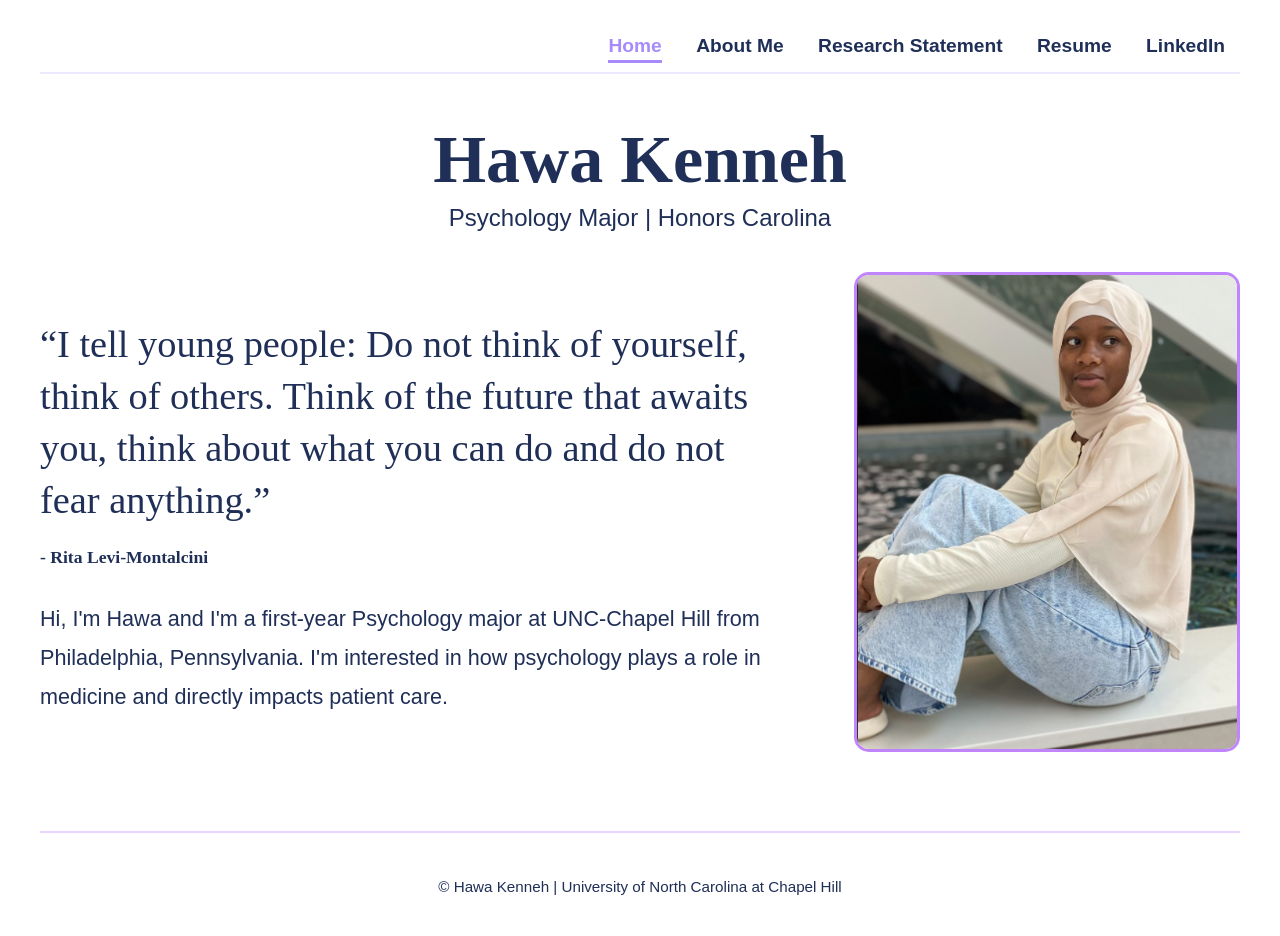
<file: index.html>
<!DOCTYPE html>
<html>
<head>
    <meta charset="utf-8">
    <meta name="viewport" content="width=device-width, initial-scale=1">
    <title>Hawa Kenneh | Home</title>

    <link rel="apple-touch-icon" sizes="180x180" href="apple-touch-icon.png">
    <link rel="icon" type="image/png" sizes="32x32" href="favicon-32x32.png">
    <link rel="icon" type="image/png" sizes="16x16" href="favicon-16x16.png">
    <link rel="manifest" href="site.webmanifest">

    <link rel="stylesheet" href="style.css">
</head>

<body>

<nav>
    <a href="index.html" class="active">Home</a>
    <a href="aboutme.html">About Me</a>
    <a href="researchstatement.html">Research Statement</a>
    <a href="resume.html">Resume</a>

    <a href="https://www.linkedin.com/in/hawa-kenneh-hk7646/"
       target="_blank">
       LinkedIn
    </a>
</nav>

<h1 id="title">Hawa Kenneh</h1>

<h3 class="subtitle">
    Psychology Major | Honors Carolina
</h3>

<div class="intro-section">

    <div class="intro-text">

        <blockquote>
            “I tell young people: Do not think of yourself, think of others.
            Think of the future that awaits you, think about what you can do
            and do not fear anything.”
            <br>
            <strong>- Rita Levi-Montalcini</strong>
        </blockquote>

        <p class="intro-paragraph">
            Hi, I'm Hawa and I'm a first-year Psychology major at
            UNC-Chapel Hill from Philadelphia, Pennsylvania. I'm
            interested in how psychology plays a role in medicine
            and directly impacts patient care.
        </p>

    </div>

    <div class="intro-image">
        <img src="Images/Water.jpeg" alt="Portrait of Hawa Kenneh">
    </div>

</div>

<footer>
    <p>© Hawa Kenneh | University of North Carolina at Chapel Hill</p>
</footer>

</body>
</html>
</file>
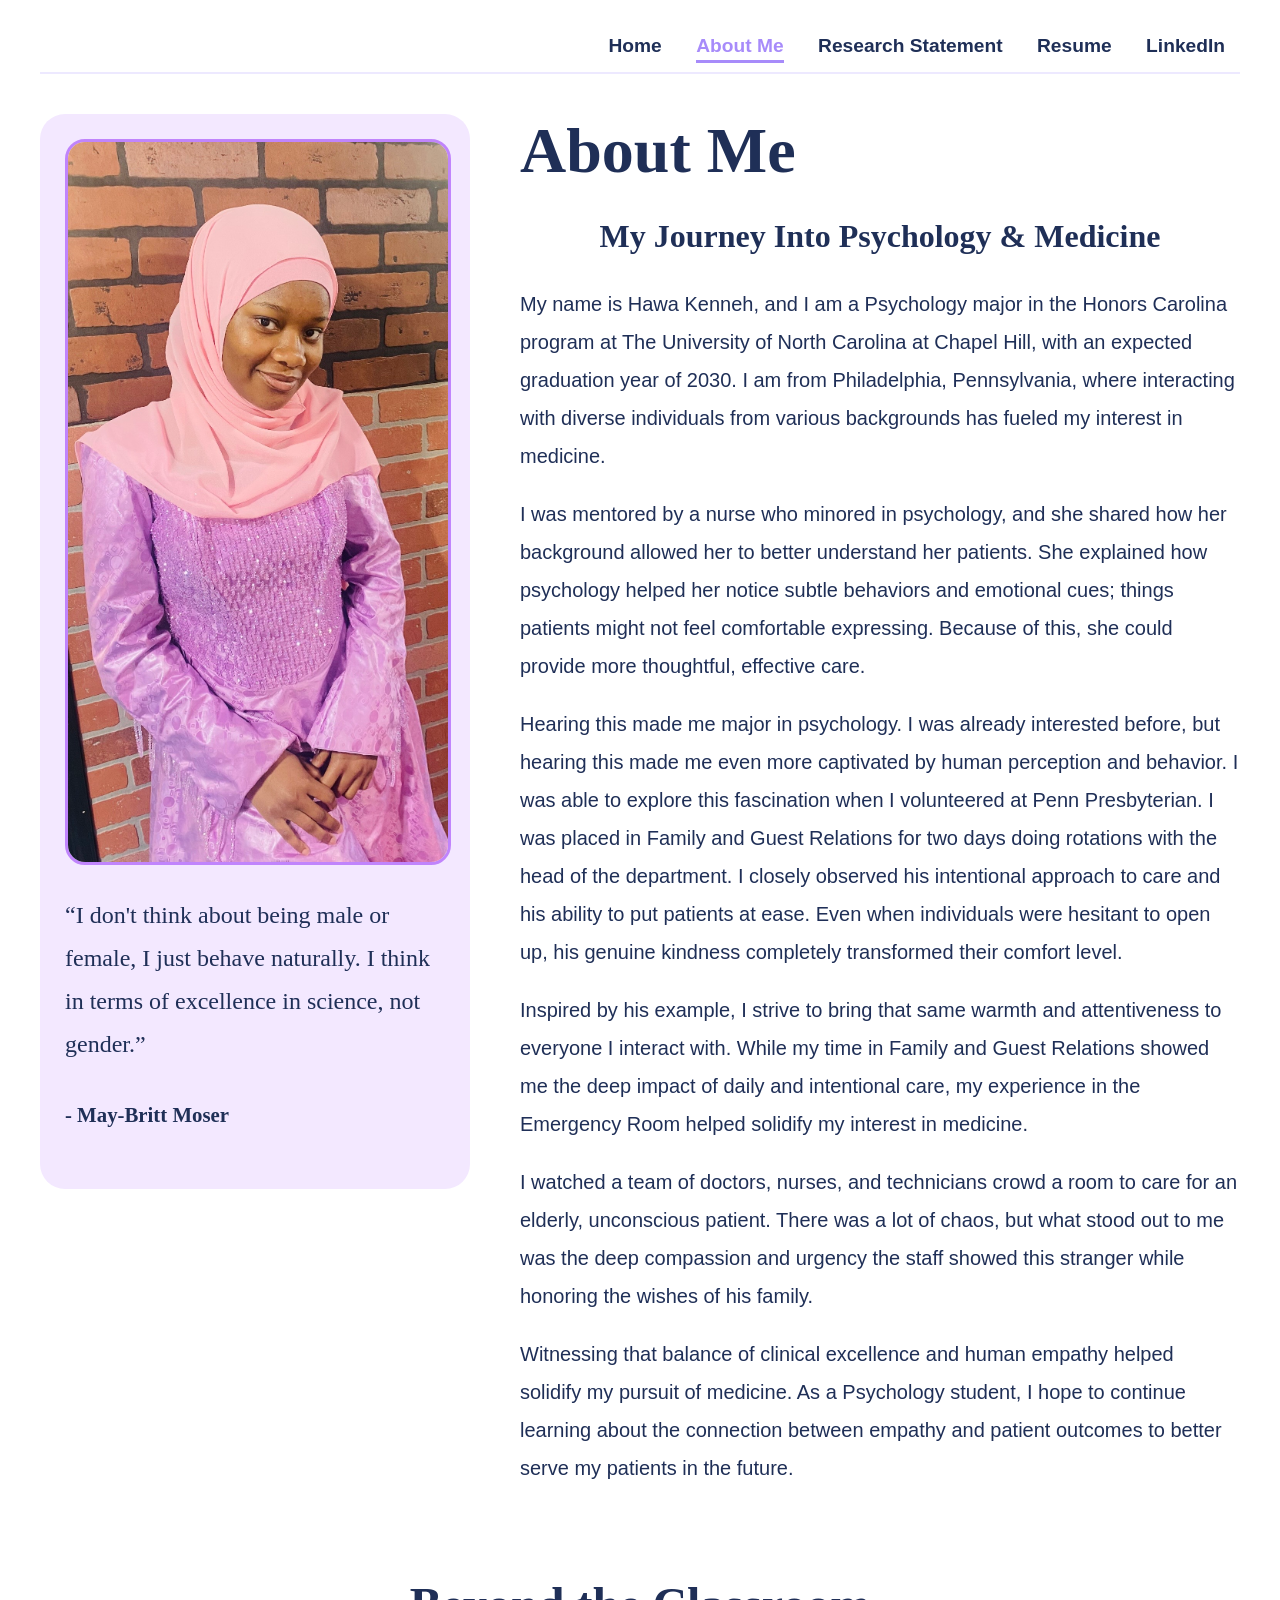
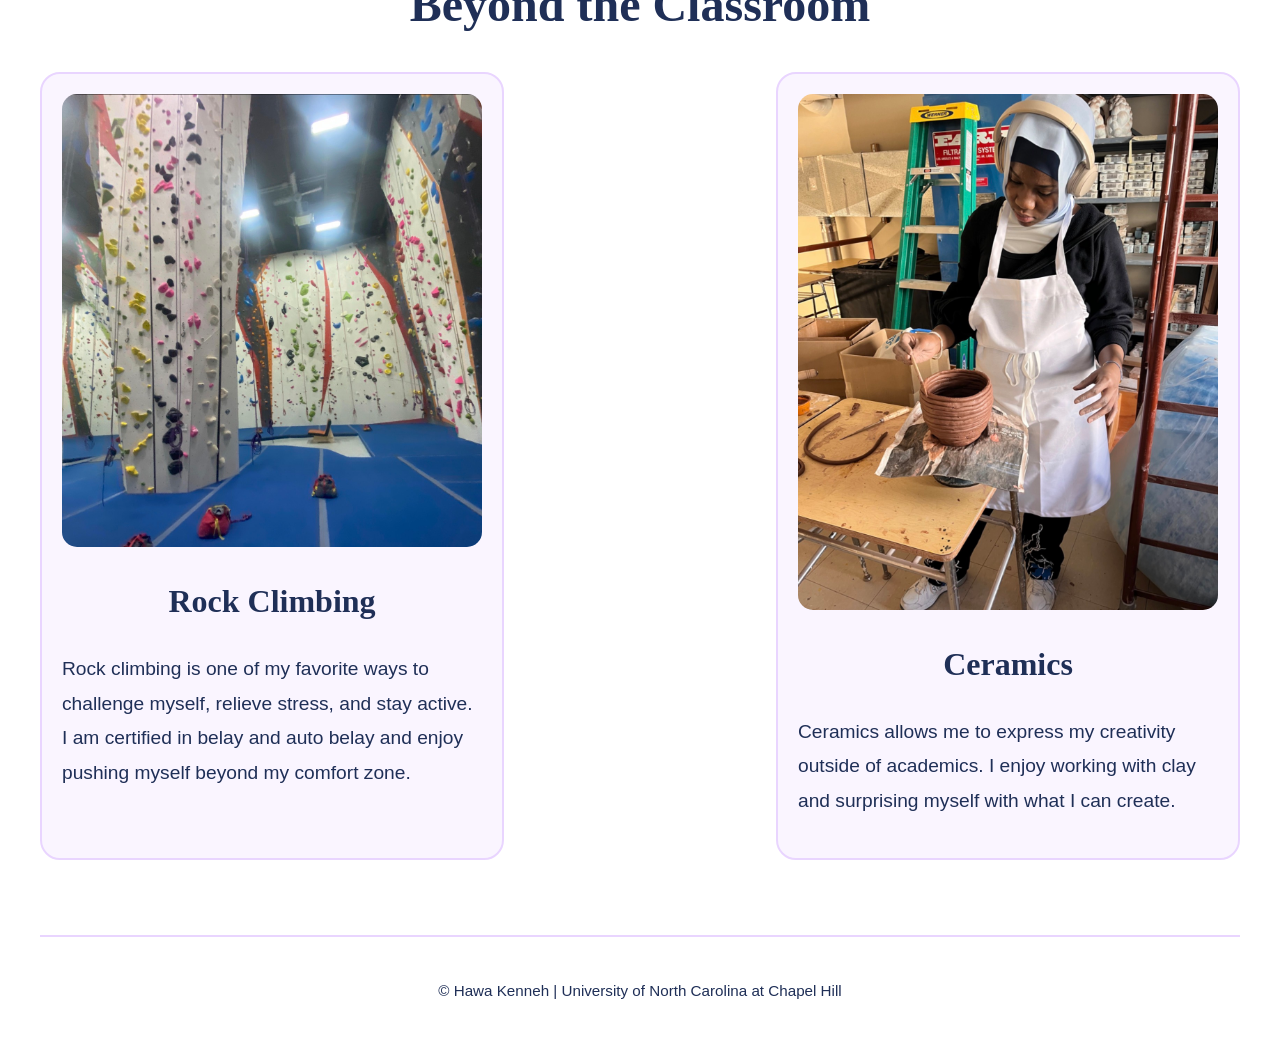
<file: aboutme.html>
<!DOCTYPE html>
<html>
<head>
    <meta charset="utf-8">
    <meta name="viewport" content="width=device-width, initial-scale=1">
    <title>About Me | Hawa Kenneh</title>

    <link rel="apple-touch-icon" sizes="180x180" href="apple-touch-icon.png">
    <link rel="icon" type="image/png" sizes="32x32" href="favicon-32x32.png">
    <link rel="icon" type="image/png" sizes="16x16" href="favicon-16x16.png">
    <link rel="manifest" href="site.webmanifest">

    <link rel="stylesheet" href="style.css">
</head>

<body>

<nav>
    <a href="index.html">Home</a>
    <a href="aboutme.html" class="active">About Me</a>
    <a href="researchstatement.html">Research Statement</a>
    <a href="resume.html">Resume</a>

    <a href="https://www.linkedin.com/in/hawa-kenneh-hk7646/"
       target="_blank">
       LinkedIn
    </a>
</nav>

<div class="about-container">

    <div class="about-left">

        <img src="Images/Pic_Me.jpeg"
             alt="Hawa Kenneh"
             class="about-photo">

        <blockquote class="about-quote">
            “I don't think about being male or female,
            I just behave naturally. I think in terms of
            excellence in science, not gender.”

            <strong>- May-Britt Moser</strong>
        </blockquote>

    </div>

    <div class="about-right">

        <h1 id="title">About Me</h1>

        <h2>My Journey Into Psychology & Medicine</h2>

        <p>
            My name is Hawa Kenneh, and I am a Psychology major in the Honors Carolina
            program at The University of North Carolina at Chapel Hill, with an expected
            graduation year of 2030. I am from Philadelphia, Pennsylvania, where interacting
            with diverse individuals from various backgrounds has fueled my interest in medicine.
        </p>

        <p>
            I was mentored by a nurse who minored in psychology, and she shared how her
            background allowed her to better understand her patients. She explained how
            psychology helped her notice subtle behaviors and emotional cues; things patients
            might not feel comfortable expressing. Because of this, she could provide more
            thoughtful, effective care.
        </p>

        <p>
            Hearing this made me major in psychology. I was already interested before, but
            hearing this made me even more captivated by human perception and behavior. I was
            able to explore this fascination when I volunteered at Penn Presbyterian. I was
            placed in Family and Guest Relations for two days doing rotations with the head of
            the department. I closely observed his intentional approach to care and his ability
            to put patients at ease. Even when individuals were hesitant to open up, his genuine
            kindness completely transformed their comfort level.
        </p>

        <p>
            Inspired by his example, I strive to bring that same warmth and attentiveness to
            everyone I interact with. While my time in Family and Guest Relations showed me the
            deep impact of daily and intentional care, my experience in the Emergency Room helped
            solidify my interest in medicine.
        </p>

        <p>
            I watched a team of doctors, nurses, and technicians crowd a room to care for an
            elderly, unconscious patient. There was a lot of chaos, but what stood out to me
            was the deep compassion and urgency the staff showed this stranger while honoring
            the wishes of his family.
        </p>

        <p>
            Witnessing that balance of clinical excellence and human empathy helped solidify my
            pursuit of medicine. As a Psychology student, I hope to continue learning about the
            connection between empathy and patient outcomes to better serve my patients in the future.
        </p>

    </div>

</div>

<h2 class="hobbies-title">Beyond the Classroom</h2>

<div class="hobbies">

    <div class="hobby-card">

        <img src="Images/Rock_Climbing.jpeg"
             alt="Rock Climbing"
             class="interest-pic">

        <h3>Rock Climbing</h3>

        <p>
            Rock climbing is one of my favorite ways to challenge myself,
            relieve stress, and stay active. I am certified in belay and
            auto belay and enjoy pushing myself beyond my comfort zone.
        </p>

    </div>

    <div class="hobby-card">

        <img src="Images/Ceramics.jpeg"
             alt="Ceramics"
             class="interest-pic">

        <h3>Ceramics</h3>

        <p>
            Ceramics allows me to express my creativity outside of academics.
            I enjoy working with clay and surprising myself with what I can create.
        </p>

    </div>

</div>

<footer>
    <p>© Hawa Kenneh | University of North Carolina at Chapel Hill</p>
</footer>

</body>
</html>
</file>
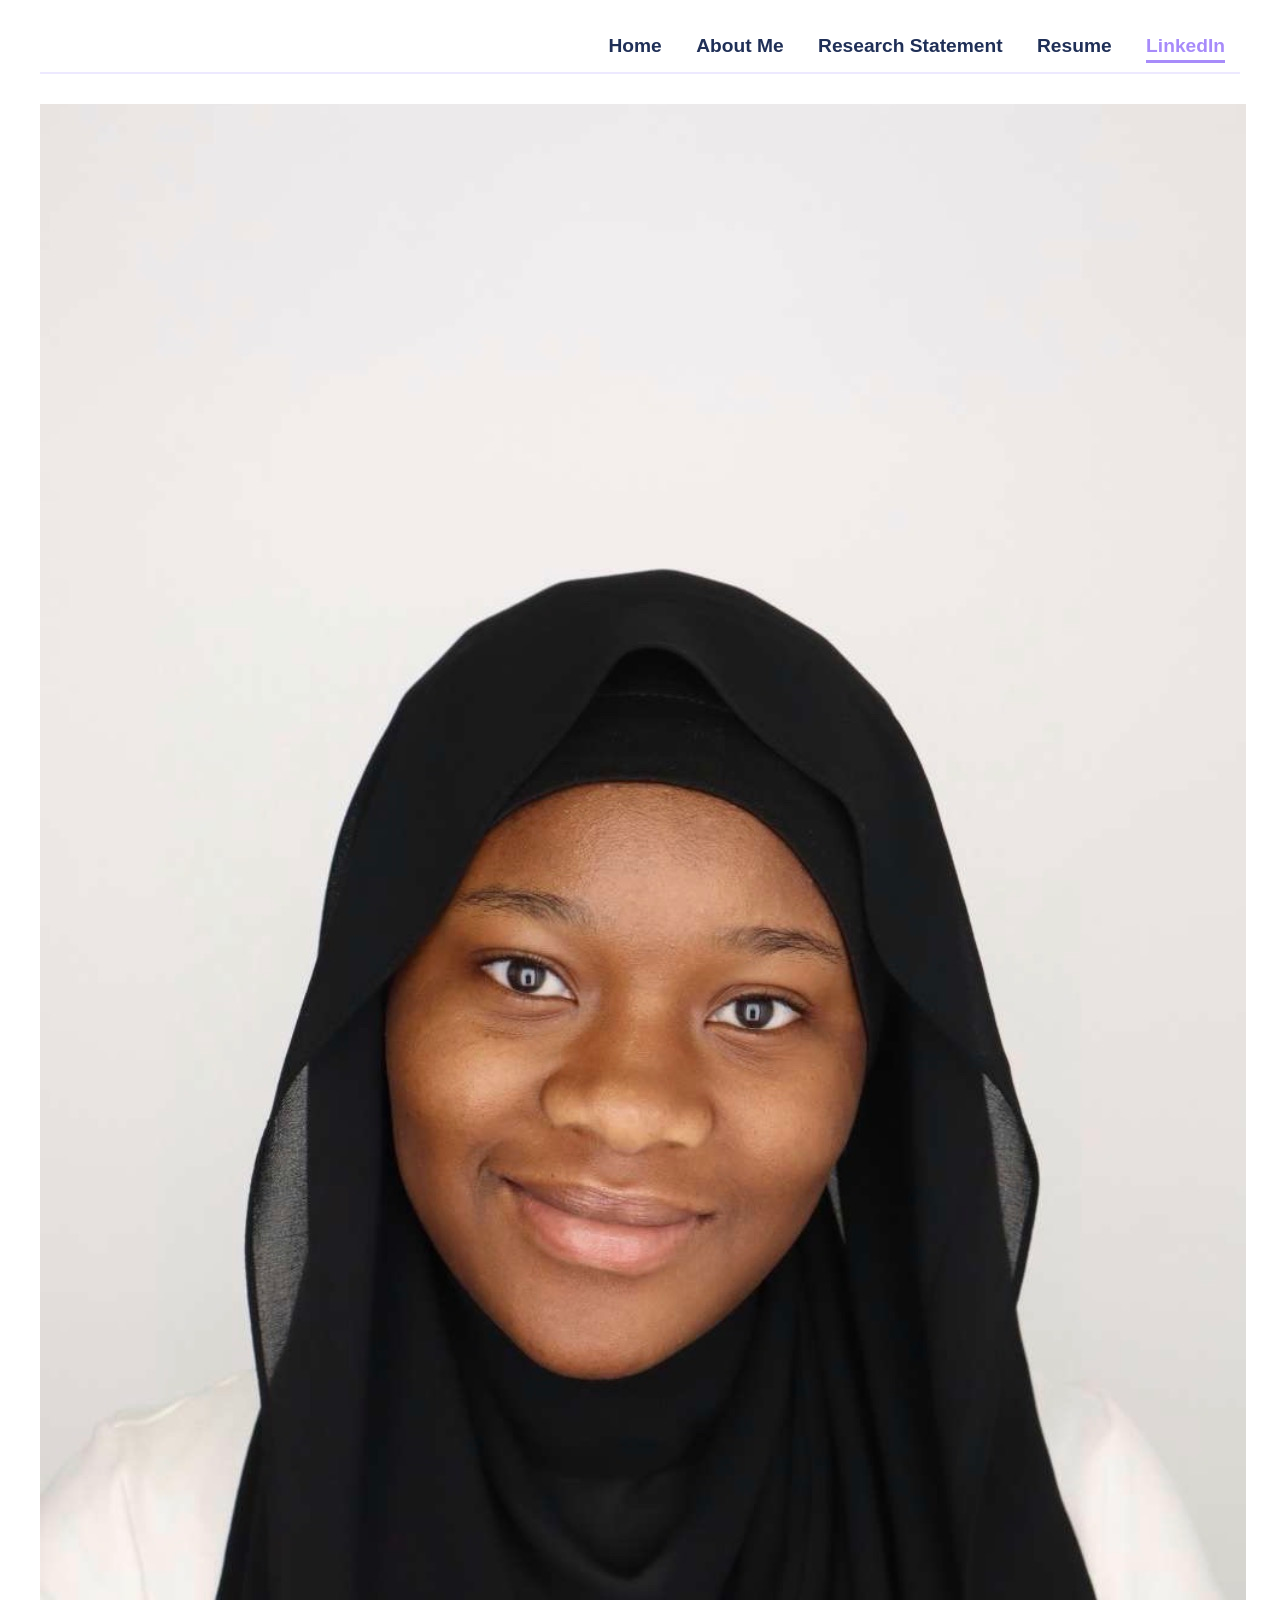
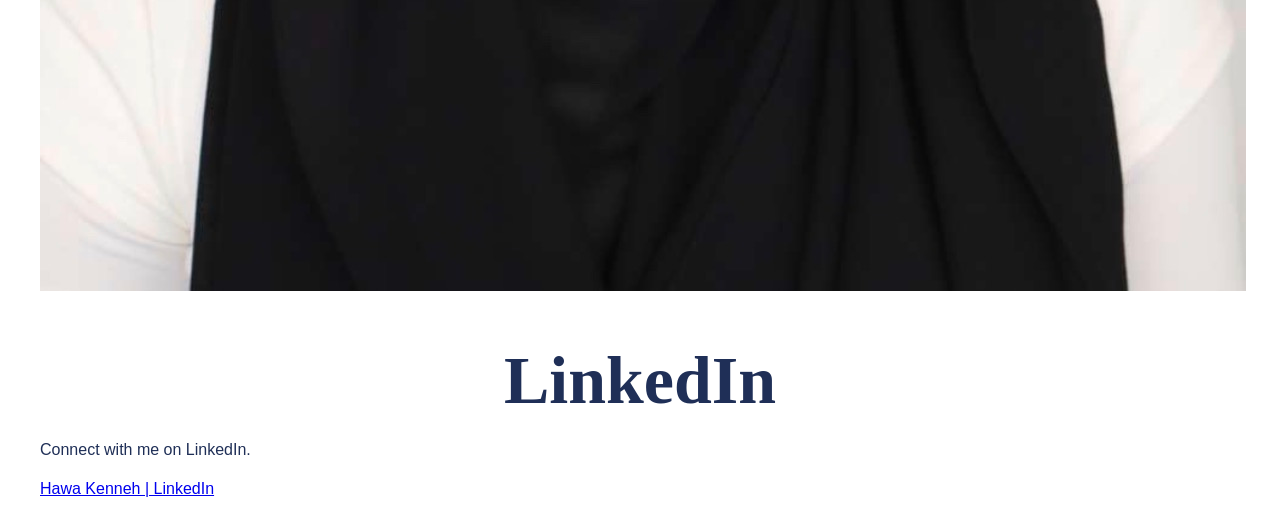
<file: LinkedIn.html>
<!DOCTYPE html>
<html>
<head>
    <meta charset="utf-8">
    <meta name="viewport" content="width=device-width, initial-scale=1">
    <title>LinkedIn</title>
    <link rel="stylesheet" href="style.css">
</head>

<body>

<nav>
    <a href="index.html">Home</a>
    <a href="aboutme.html">About Me</a>
    <a href="researchstatement.html">Research Statement</a>
    <a href="resume.html">Resume</a>
    <a href="LinkedIn.html" class="active">LinkedIn</a>
</nav>

    <img src="Images/LinkedIn_pic.jpeg" alt="LinkedIn Photo" class="linkedin-pic">

    <h1 id="title">LinkedIn</h1>

    <p>
        Connect with me on LinkedIn.
    </p>
    <a href="https://www.linkedin.com/in/hawa-kenneh-hk7646/"
   target="_blank"
   class="linkedin-button">
   Hawa Kenneh | LinkedIn
    </a>

</body>
</html>
</file>
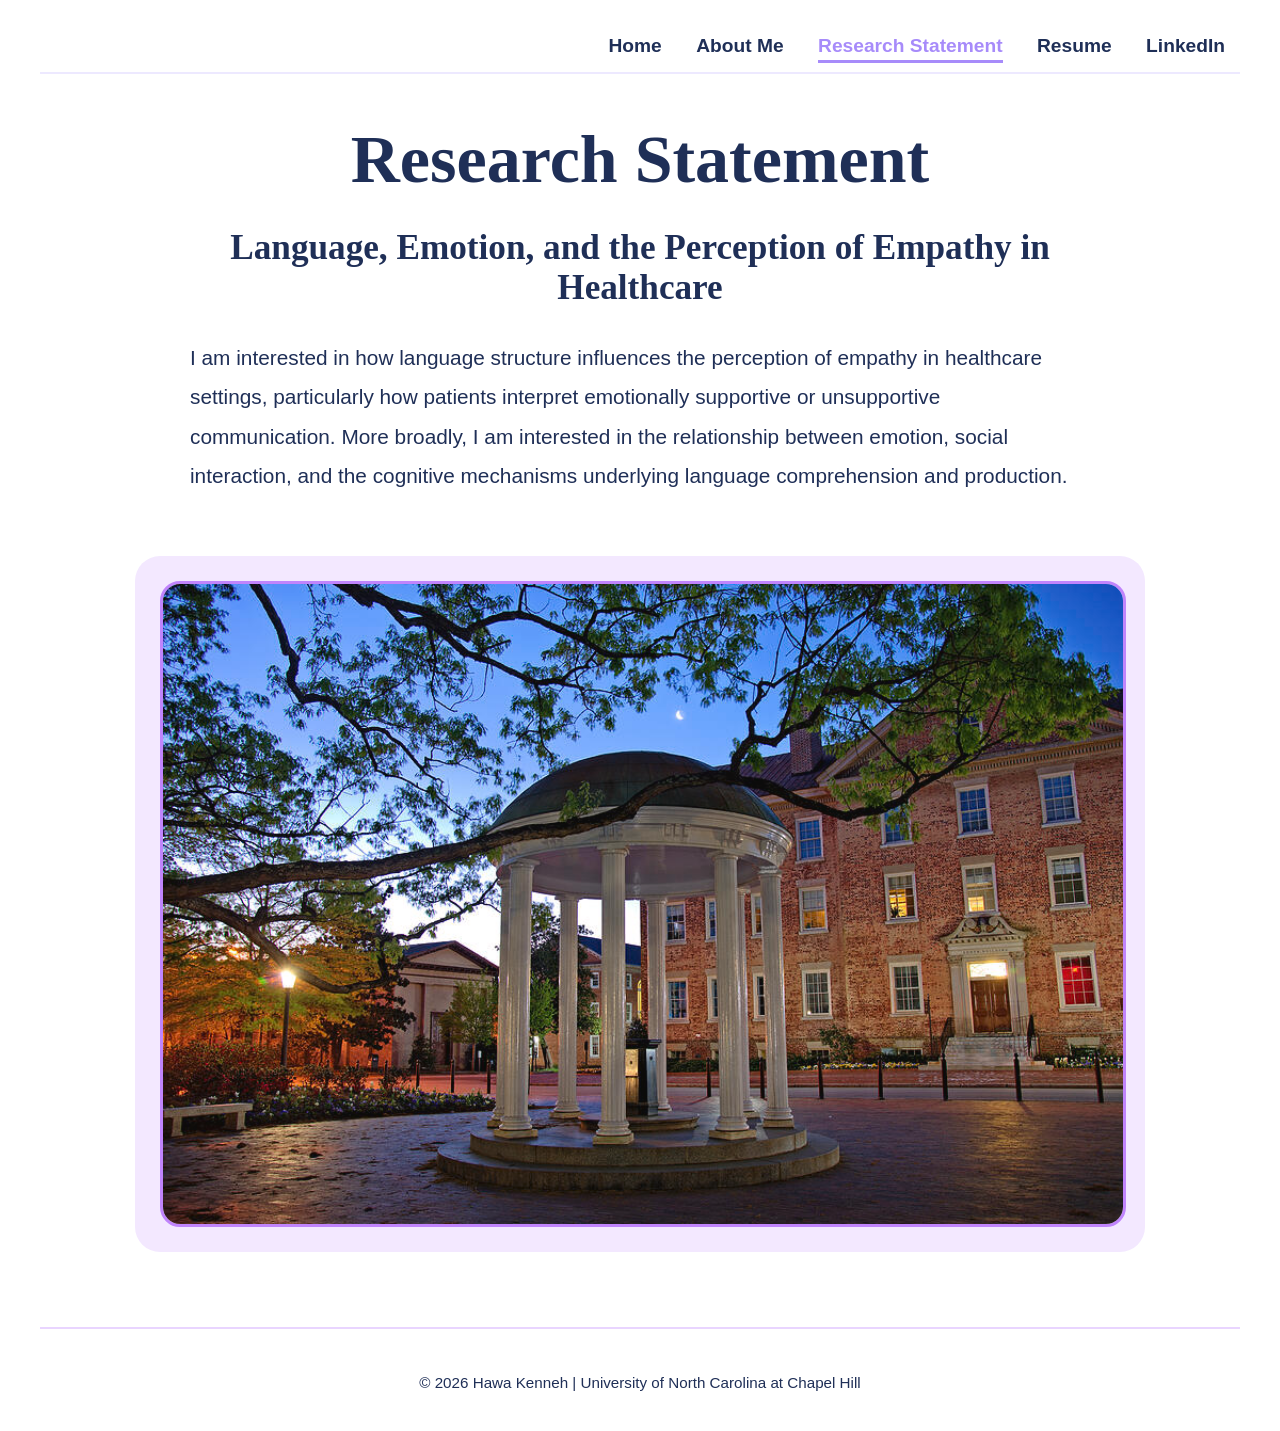
<file: researchstatement.html>
<!DOCTYPE html>
<html>
<head>
    <meta charset="utf-8">
    <meta name="viewport" content="width=device-width, initial-scale=1">
    <title>Research Statement | Hawa Kenneh</title>

    <link rel="apple-touch-icon" sizes="180x180" href="apple-touch-icon.png">
    <link rel="icon" type="image/png" sizes="32x32" href="favicon-32x32.png">
    <link rel="icon" type="image/png" sizes="16x16" href="favicon-16x16.png">
    <link rel="manifest" href="site.webmanifest">
    <link rel="stylesheet" href="style.css">
</head>

<body>

<nav>
    <a href="index.html">Home</a>
    <a href="aboutme.html">About Me</a>
    <a href="researchstatement.html" class="active">Research Statement</a>
    <a href="resume.html">Resume</a>

    <a href="https://www.linkedin.com/in/hawa-kenneh-hk7646/"
       target="_blank">
       LinkedIn
    </a>
</nav>

    <div class="research-content">

        <h1 id="title">Research Statement</h1>

        <h2>Language, Emotion, and the Perception of Empathy in Healthcare</h2>

        <p>
            I am interested in how language structure influences the perception
            of empathy in healthcare settings, particularly how patients
            interpret emotionally supportive or unsupportive communication.
            More broadly, I am interested in the relationship between emotion,
            social interaction, and the cognitive mechanisms underlying language
            comprehension and production.
        </p>

    </div>

    <div class="research-image-box">

        <img src="Images/old-well-and-crescent-moon-unc-chapel-hill-matt-plyler.jpg"
             alt="UNC Old Well"
             class="research-image">

    </div>
    <footer>
        <p>© 2026 Hawa Kenneh | University of North Carolina at Chapel Hill</p>
    </footer>
</body>
</html>
</file>
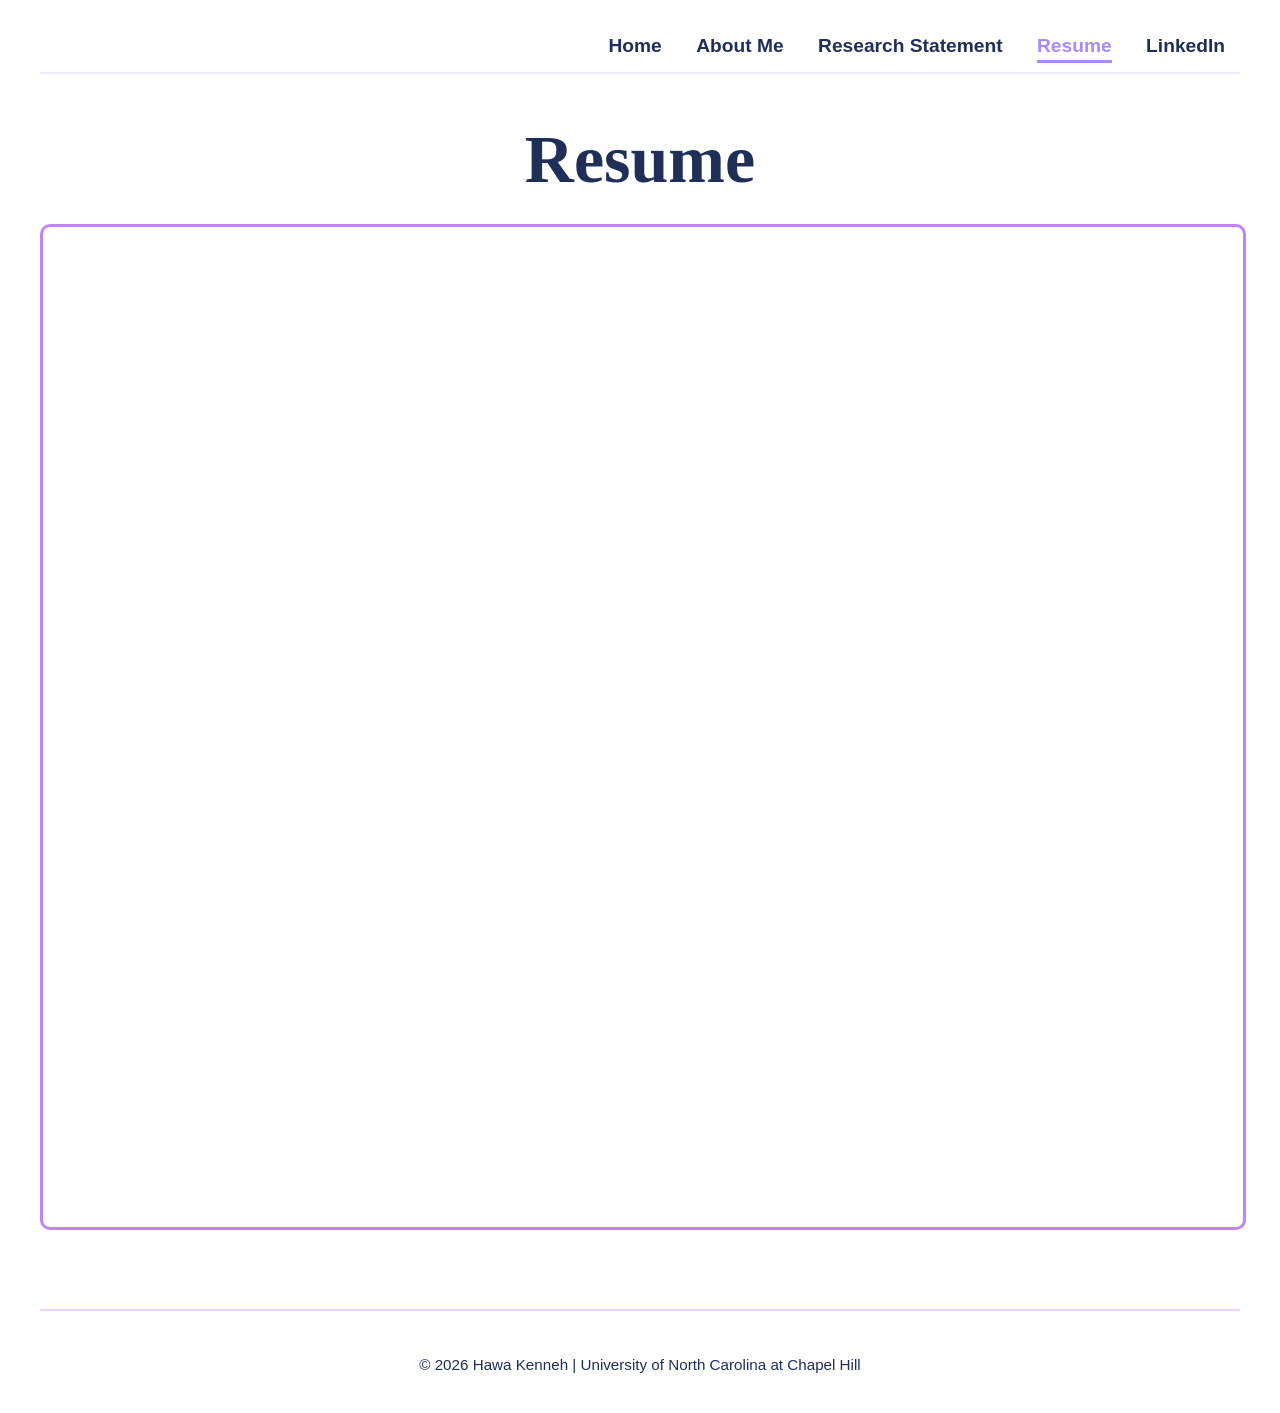
<file: resume.html>
<!DOCTYPE html>
<html>
<head>
    <meta charset="utf-8">
    <meta name="viewport" content="width=device-width, initial-scale=1">
    <title>Resume | Hawa Kenneh</title>

    <link rel="apple-touch-icon" sizes="180x180" href="apple-touch-icon.png">
    <link rel="icon" type="image/png" sizes="32x32" href="favicon-32x32.png">
    <link rel="icon" type="image/png" sizes="16x16" href="favicon-16x16.png">
    <link rel="manifest" href="site.webmanifest">
    <link rel="stylesheet" href="style.css">
</head>

<body>

<nav>
    <a href="index.html">Home</a>
    <a href="aboutme.html">About Me</a>
    <a href="researchstatement.html">Research Statement</a>
    <a href="resume.html" class="active">Resume</a>

    <a href="https://www.linkedin.com/in/hawa-kenneh-hk7646/"
       target="_blank">
       LinkedIn
    </a>
</nav>

    <h1 id="title">Resume</h1>

    <iframe
        src="Hawa Kenneh-Resume.pdf"
        width="100%"
        height="1000px">
    </iframe>
    <footer>
        <p>© 2026 Hawa Kenneh | University of North Carolina at Chapel Hill</p>
    </footer>
</body>
</html>
</file>
<file: style.css>
/* ================= GENERAL ================= */

body {
    max-width: 1200px;
    margin: auto;
    padding: 20px;
    background-color: white;
    font-family: "Segoe UI", Arial, sans-serif;
}

#title {
    color: #1f2f57;
    font-family: Georgia, serif;
    font-size: 4.25rem;
    font-weight: 600;
    border: none;
    text-align: center;
    width: 100%;
    margin-bottom: 5px;
}

h2 {
    font-family: Georgia, serif;
    color: #1f2f57;
    font-size: 2rem;
}

p {
    color: #1f2f57;
    line-height: 1.8;
}

/* ================= NAVIGATION ================= */

nav {
    text-align: right;
    padding: 15px;
    border-bottom: 2px solid #EDE9FF;
    margin-bottom: 30px;
}

nav a {
    text-decoration: none;
    color: #1f2f57;
    margin-left: 30px;
    font-size: 1.2rem;
    font-weight: 600;
}

nav a:hover {
    color: #C084FC;
}

nav a.active {
    color: #A78BFA;
    border-bottom: 3px solid #A78BFA;
    padding-bottom: 4px;
}

/* ================= HOME PAGE ================= */

.subtitle {
    text-align: center;
    color: #1f2f57;
    font-size: 1.5rem;
    font-weight: 500;
    margin-top: 0;
    margin-bottom: 25px;
}

.intro-section {
    display: flex;
    justify-content: space-between;
    align-items: center;
    gap: 70px;
    margin-top: 40px;
    margin-bottom: 60px;
}

.intro-text {
    flex: 2;
}

.intro-paragraph {
    text-align: left;
    font-size: 1.35rem;
    color: #1f2f57;
}

.intro-image {
    flex: 1;
}

.intro-image img {
    width: 380px;
    height: auto;
    border-radius: 15px;
    border: 3px solid #C084FC;
}

blockquote {
    font-family: Georgia, serif;
    font-size: 2.4rem;
    color: #1f2f57;
    line-height: 1.35;
    text-align: left;
    max-width: 900px;
    margin: 30px auto;
}

blockquote strong {
    display: block;
    margin-top: 20px;
    font-size: 1.1rem;
    color: #1f2f57;
    font-weight: 700;
}

/* ================= HOBBIES ================= */

.hobbies {
    display: flex;
    justify-content: space-between;
    align-items: stretch;
    gap: 80px;
    margin-top: 30px;
    margin-bottom: 30px;
    width: 100%;
}

.hobby-card {
    flex: 1;
    max-width: 420px;
    padding: 20px;
    background-color: #FAF5FF;
    border: 2px solid #E9D5FF;
    border-radius: 20px;
}

.interest-pic {
    width: 100%;
    height: auto;
    border-radius: 15px;
}

.hobby-card h3 {
    font-family: Georgia, serif;
    color: #1f2f57;
    font-size: 2rem;
    font-weight: bold;
    text-align: center;
}

.hobby-card p {
    color: #1f2f57;
    font-size: 1.2rem;
    text-align: left;
}

.about-right h2 {
    text-align: center;
    font-size: 2rem;
    margin-top: 40px;
    margin-bottom: 40px;
}

/* ================= ABOUT ME PAGE ================= */

.about-container {
    display: flex;
    gap: 50px;
    align-items: flex-start;
    margin-top: 40px;
}

.about-left {
    width: 380px;
    background-color: #F3E8FF;
    padding: 25px;
    border-radius: 25px;
}

.about-photo {
    width: 100%;
    border-radius: 20px;
    border: 3px solid #C084FC;
}

.about-quote {
    margin-top: 25px;
    font-family: Georgia, serif;
    font-size: 1.5rem;
    color: #1f2f57;
    text-align: left;
    line-height: 1.8;
}

.about-quote strong {
    display: block;
    margin-top: 30px;
    font-size: 1.3rem;
    font-weight: bold;
}

.about-right {
    flex: 1;
}

.about-right #title {
    text-align: left;
    font-size: 4rem;
    margin-top: 0;
}

.about-right h2 {
    text-align: center;
    font-size: 2rem;
    margin-top: 30px;
    margin-bottom: 30px;
}

.about-right p {
    text-align: left;
    font-size: 1.25rem;
    line-height: 1.9;
    color: #1f2f57;
}

/* ================= RESEARCH PAGE ================= */

.research-content {
    max-width: 900px;
    margin: auto;
}

.research-content #title {
    text-align: center;
}

.research-content h2 {
    text-align: center;
    color: #1f2f57;
    font-family: Georgia, serif;
    font-size: 2.2rem;
    margin-bottom: 30px;
}

.research-content p {
    text-align: left;
    color: #1f2f57;
    font-size: 1.3rem;
    line-height: 1.9;
}

.research-image-box {
    width: 80%;
    margin: 60px auto;
    background-color: #F3E8FF;
    padding: 25px;
    border-radius: 25px;
}

.research-image {
    width: 100%;
    display: block;
    border-radius: 20px;
    border: 3px solid #C084FC;
}

/* ================= RESUME ================= */

iframe {
    border: 3px solid #C084FC;
    border-radius: 10px;
    margin-top: 20px;
}
/* ================= MOBILE ================= */

@media screen and (max-width: 768px) {

    #title {
        font-size: 3rem;
    }

    .subtitle {
        font-size: 1.2rem;
        margin-bottom: 20px;
    }

    .intro-section {
        flex-direction: column;
        gap: 20px;
    }

    .intro-text {
        width: 100%;
    }

    .intro-image {
        width: 100%;
        text-align: center;
    }

    .intro-image img {
        width: 85%;
        max-width: 350px;
    }

    blockquote {
        font-size: 1.8rem;
        text-align: center;
        max-width: 100%;
    }

    .intro-paragraph {
        text-align: center;
        font-size: 1.1rem;
    }

    .hobbies {
        flex-direction: column;
        align-items: center;
    }

    .hobby-card {
        width: 100%;
        max-width: 500px;
    }

    .about-container {
        flex-direction: column;
    }

    .about-left {
        width: 100%;
        box-sizing: border-box;
    }

    .about-right #title {
        text-align: center;
        font-size: 3rem;
    }

    .about-right h2 {
        text-align: center;
    }

    .research-image-box {
        width: 100%;
        box-sizing: border-box;
    }
}
/* ================= FOOTER ================= */

footer {
    text-align: center;
    margin-top: 75px;
    padding-top: 25px;
    border-top: 2px solid #E9D5FF;
}

footer p {
    color: #1f2f57;
    font-size: 0.95rem;
}

.hobbies-title {
    text-align: center;
    font-family: Georgia, serif;
    color: #1f2f57;
    font-size: 3rem;
    margin-top: 70px;
    margin-bottom: 40px;
}

.hobbies {
    display: flex;
    justify-content: space-between;
    align-items: stretch;
    gap: 80px;
    width: 100%;
}
</file>
